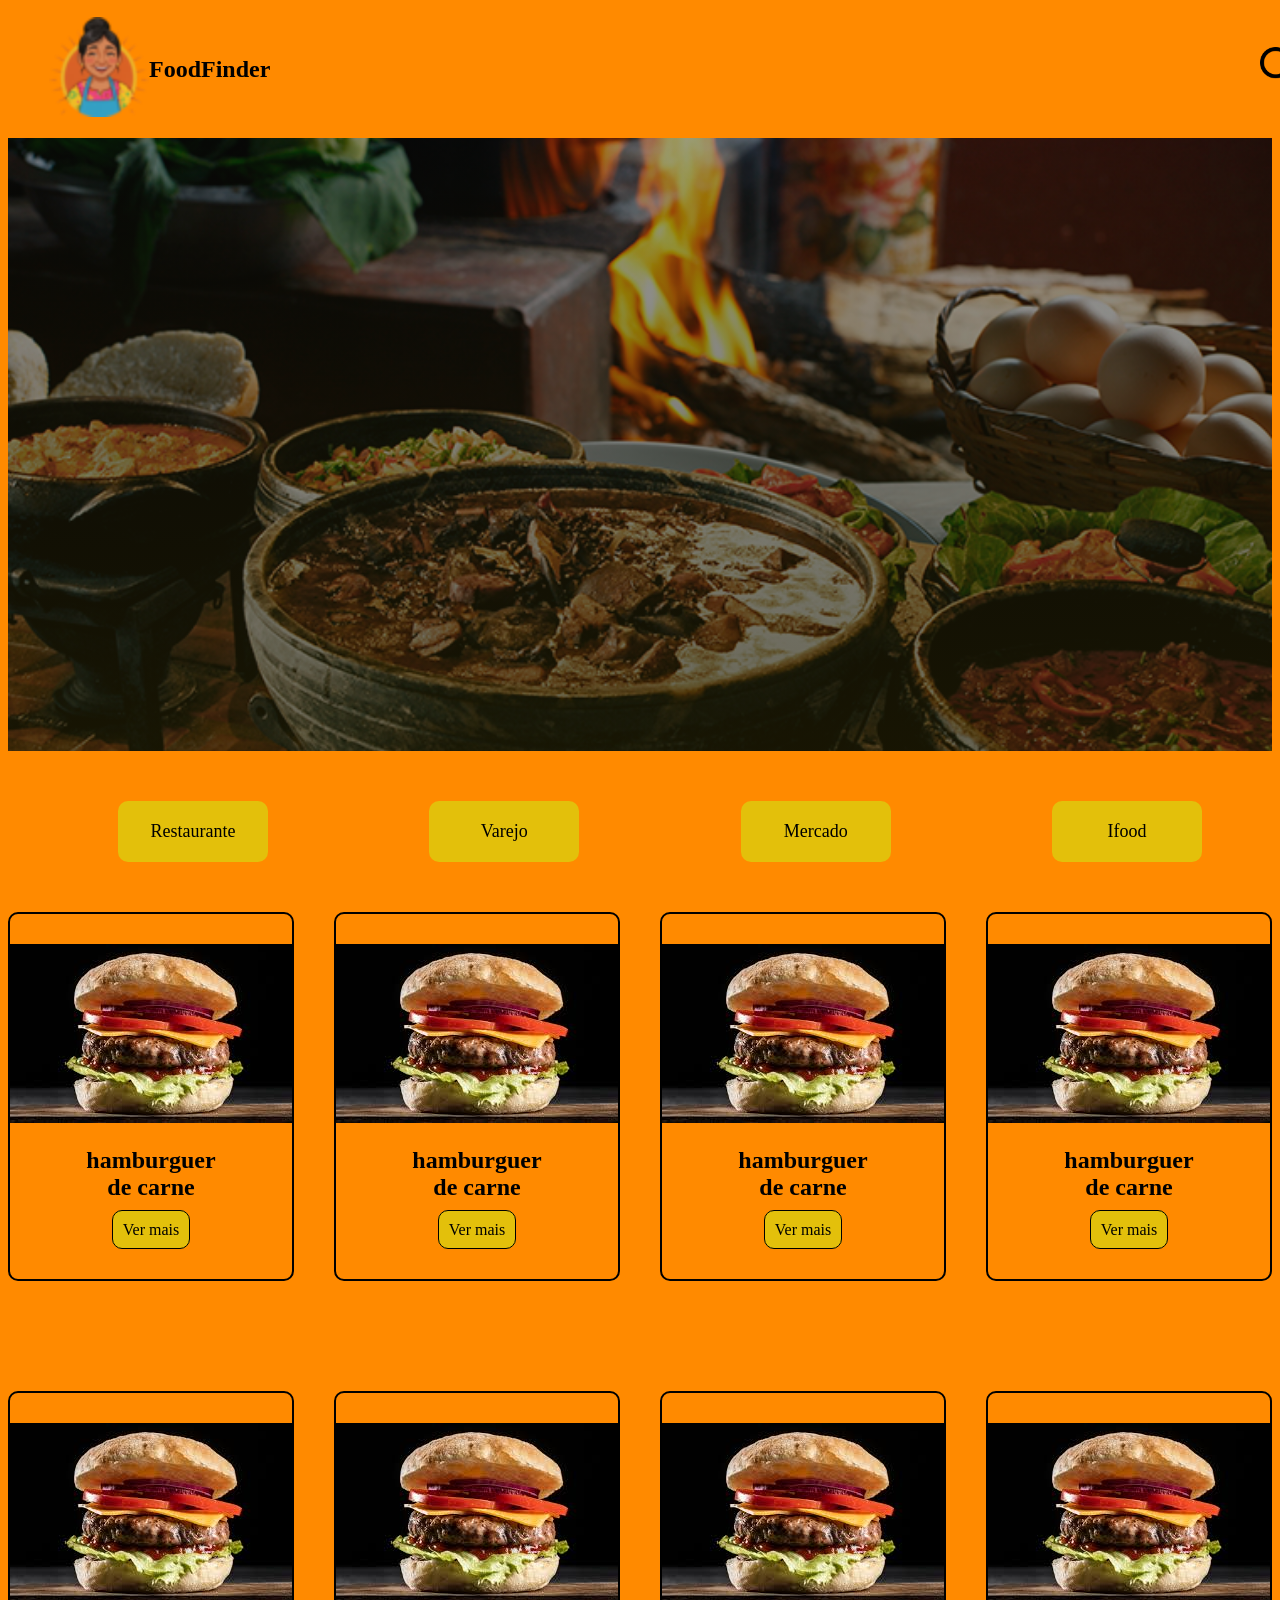
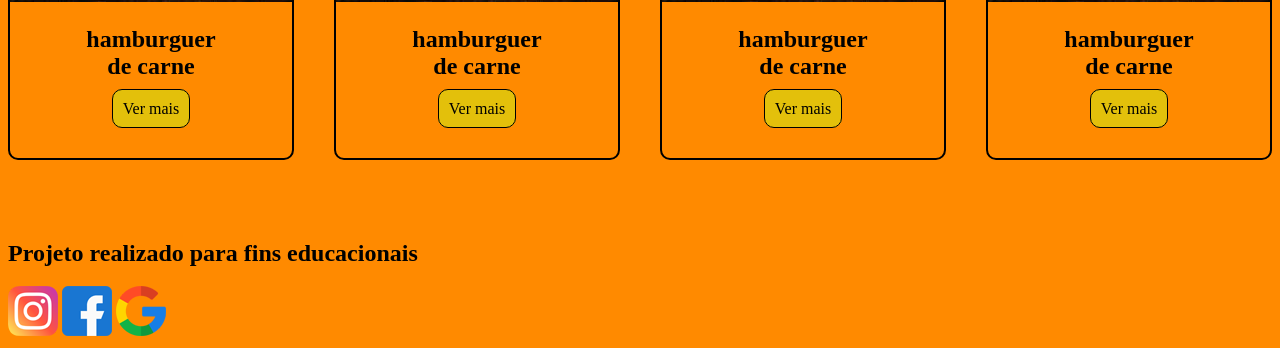
<file: index.html>
<!DOCTYPE html>
<html lang="pt-br">
<head>
    <meta charset="UTF-8">
    <meta name="viewport" content="width=device-width, initial-scale=1.0">
    <title>Pagina Inicial</title>
    <link rel="stylesheet" href="./Assets/Styles.css">
</head>
<body>
    <header>
        <section id="navegador">
            <ul>
                <li><img src="./Assets/Fotos/logo.png" alt="" class="foto"></li>
                <li><h1>FoodFinder</h1></li>
                <li><img src="./Assets/Fotos/lupa.png" alt=""class="iconelupa"></li>
                <li><img src="./Assets/Fotos/home.png" alt="" class="icone"></li>
                <li><img src="./Assets/Fotos/carrinho.png" alt="" class="icone"></li>
                <li><img src="./Assets/Fotos/usuario.png" alt="" class="icone"></li>
            </ul>
        </section>
    </header>
    <main>
        <section id="carrossel">
        </section>

        <section id="filtro-categoria">
            <ul>
                <li><a href="#">Restaurante</a></li>
                <li><a href="#">Varejo</a></li>
                <li><a href="#">Mercado</a></li>
                <li><a href="#">Ifood</a></li>
            </ul>
        </section>
        <section id="opcoes">
            <div class="container">
                <div class="opcoes-comidas">
                    <img src="./Assets/Fotos/hamburguer.jfif" alt="">
                    <h2>hamburguer <br>de carne</h2>
                    <a href="#">Ver mais</a>
                </div>
                <div class="opcoes-comidas">
                    <img src="./Assets/Fotos/hamburguer.jfif" alt="">
                    <h2>hamburguer <br>de carne</h2>
                    <a href="#">Ver mais</a>
                </div>
                <div class="opcoes-comidas">
                    <img src="./Assets/Fotos/hamburguer.jfif" alt="">
                    <h2>hamburguer <br>de carne</h2>
                    <a href="#">Ver mais</a>
                </div>
                <div class="opcoes-comidas">
                    <img src="./Assets/Fotos/hamburguer.jfif" alt="">
                    <h2>hamburguer <br>de carne</h2>
                    <a href="#">Ver mais</a>
                </div>
            </div>
            <div class="container">
                <div class="opcoes-comidas">
                    <img src="./Assets/Fotos/hamburguer.jfif" alt="">
                    <h2>hamburguer <br>de carne</h2>
                    <a href="#">Ver mais</a>
                </div>
                
                <div class="opcoes-comidas">
                    <img src="./Assets/Fotos/hamburguer.jfif" alt="">
                    <h2>hamburguer <br>de carne</h2>
                    <a href="#">Ver mais</a>
                </div>
                <div class="opcoes-comidas">
                    <img src="./Assets/Fotos/hamburguer.jfif" alt="">
                    <h2>hamburguer <br>de carne</h2>
                    <a href="#">Ver mais</a>
                </div>
                <div class="opcoes-comidas">
                    <img src="./Assets/Fotos/hamburguer.jfif" alt="">
                    <h2>hamburguer <br>de carne</h2>
                    <a href="#">Ver mais</a>
                </div>
            </div>
        </section>
    </main>
    <footer>
        <div class="footer-elementos">
            <div class="footer-h2">
                <h2>Projeto realizado para fins educacionais</h2>
            </div>
            <div class="footer-imagem">
                <img src="./Assets/Fotos/instagram.png" alt="" class="icone-midia">
                <img src="./Assets/Fotos/facebook.png" alt=""class="icone-midia">
                <img src="./Assets/Fotos/google.png" alt=""class="icone-midia">
            </div>
        </div>
    </footer>
</body>
</html>
</file>
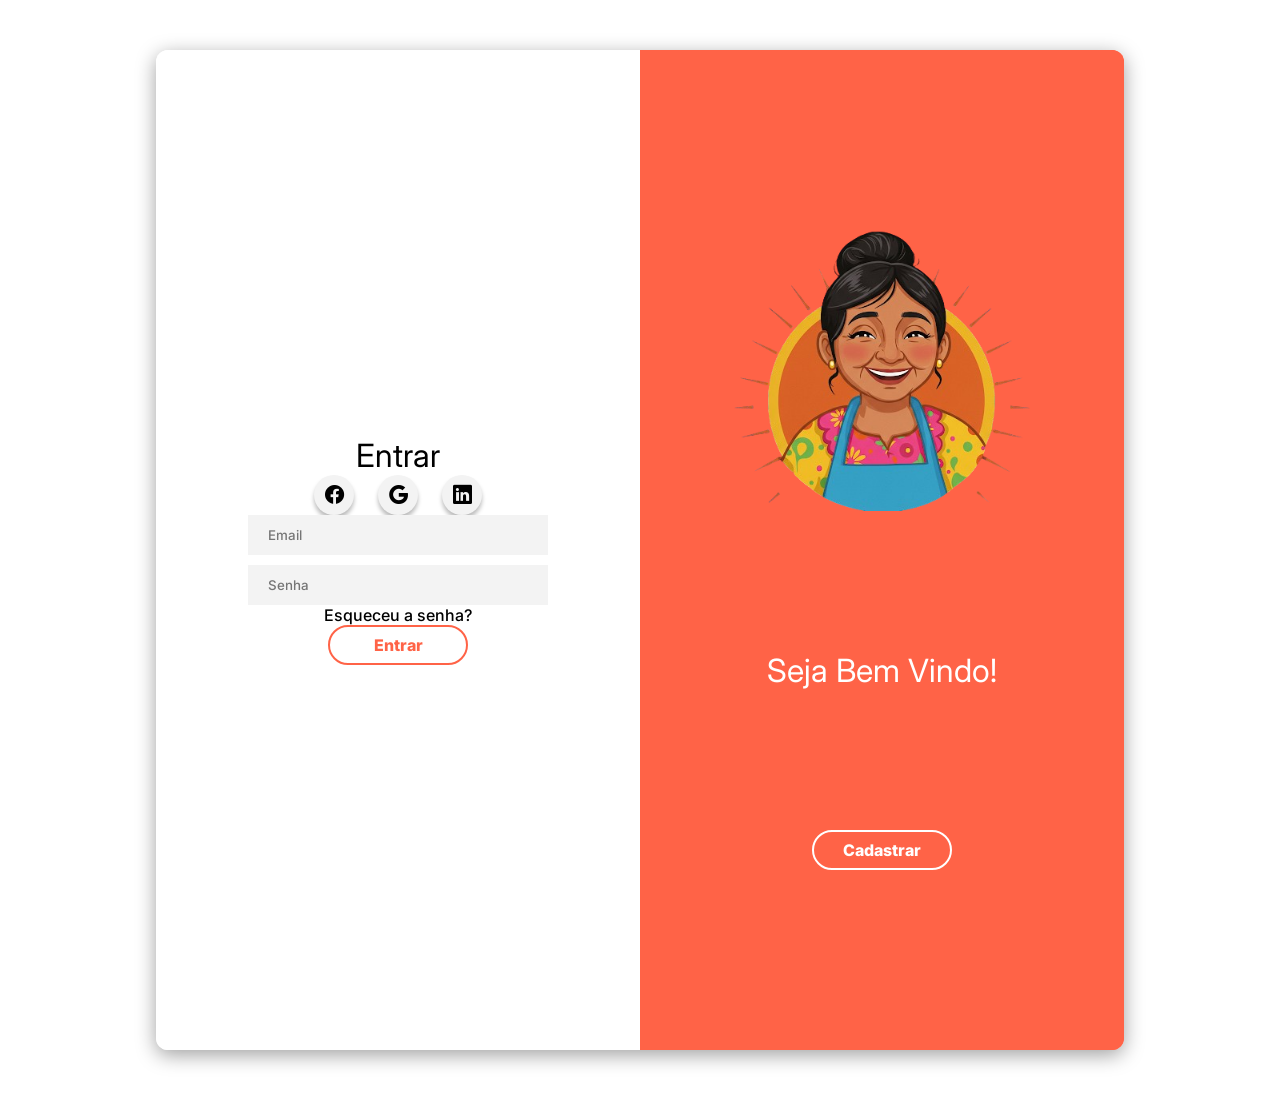
<file: pagina_login.html>
<!DOCTYPE html>
<html lang="pt-br">

<head>
    <meta charset="UTF-8">
    <meta name="viewport" content="width=device-width, initial-scale=1.0">
    <title>Login</title>

    <link rel="stylesheet" href="./Assets/css/login.css">

</head>

<body>
    <main>
        <div class="login-container" id="login-container">
            <div class="form-container">

                <form class="form form-login">
                    <h2 class="form-title">Entrar</h2>
                    <div class="form-social">
                        <a href="#" class="social-icon">
                            <i class="bi bi-facebook"></i>
                        </a>
                        <a href="#" class="social-icon">
                            <i class="bi bi-google"></i>
                        </a>
                        <a href="#" class="social-icon">
                            <i class="bi bi-linkedin"></i>
                        </a>
                    </div>
                    <div class="form-input-container">
                        <input type="email" class="form-input" placeholder="Email">
                        <input type="password" class="form-input" placeholder="Senha">
                    </div>
                    <a href="#" class="form-link">Esqueceu a senha?</a>
                    <button type="button" class="form-button">Entrar</button>
                    <p class="mobile-text">Não tem conta?
                        <a href="#" id="open-register-mobile">Cadastre-se</a>
                    </p>
                </form>

                <form class="form form-register">
                    <h2 class="form-title">Cadastrar</h2>
                    <div class="form-social">
                        <a href="#" class="social-icon">
                            <i class="bi bi-facebook"></i>
                        </a>
                        <a href="#" class="social-icon">
                            <i class="bi bi-google"></i>
                        </a>
                        <a href="#" class="social-icon">
                            <i class="bi bi-linkedin"></i>
                        </a>
                    </div>

                    <div class="form-input-container">
                        <input type="text" class="form-input" placeholder="Nome">
                        <input type="email" class="form-input" placeholder="Email">
                        <input type="password" class="form-input" placeholder="Senha">
                        <input type="text" class="form-input" placeholder="CPF">
                        <input type="date" class="form-input" placeholder="Nascimento">
                    
                    </div>
                    <button type="button" class="form-button">Cadastrar</button>
                    <p class="mobile-text">
                        Já tem conta?
                        <a href="#" id="open-login-mobile">Login</a>
                    </p>
                </form>

            </div>


            <div class="overlay-container">
                <div class="overlay">
                    <img src="./Assets/Fotos/pagina_login/logo2.png" class="foto-logo" alt="logo">
                    <h2 class="form-title form-title-light">Já tem conta?</h2>
                    <button class="form-button form-button-light" id="open-login">Entrar</button>
                </div>
                <div class="overlay">
                    <img src="./Assets/Fotos/pagina_login/logo2.png" class="foto-logo" alt="logo">
                    <h2 class="form-title form-title-light">Seja Bem Vindo!</h2>
                    <button class="form-button form-button-light" id="open-register">Cadastrar</button>
                </div>
            </div>

        </div>
    </main>

</body>

<script src="./Assets/js/pagina_login.js" ></script>

</html>
</file>
<file: Assets/Styles.css>
*{
    background: #FF8A00;
}
#navegador{
    margin: 0px;  
    background-color:hwb(22 7% 49%); 
}
.foto{
    width: 100px;
    height: 100px;
}
.icone{
    width: 40px;
    height: 40px;
    margin-left:30px ;
}
.iconelupa{
    width: 40px;
    height: 40px;
    margin-left: 990px;
}
#navegador ul{
    display: flex;
    align-items:center ;
    justify-content:left;
    border: 1px solid transparent;
}
#navegador li{
    list-style: none;
}
#carrossel{
    height: 613px;
    background: linear-gradient(rgba(17,17,15,0.404), rgba(34, 30, 4, 0.685)), url(./Fotos/comida.jpg);
    background-size: cover;
}
#filtro-categoria ul{
    list-style: none;
    display: flex;
    align-items: center;
    justify-content: space-between;
    margin-left: 70px;
    margin-right: 70px;
    margin-top: 50px;
}
#filtro-categoria a{
    background-color: transparent;
    text-decoration: none;
    color: black;
    font-size:large;
}

#filtro-categoria li{
    background-color: #E3C00B;
    border-radius: 10px;
    padding: 20px;
    width: 110px;
    text-align: center;
}

#filtro-categoria li:hover{
    background-color: #D96523;
    color: white;
}

.opcoes-comidas{
    border: 2px solid black;
    border-radius: 10px;
    padding-top: 30px;
    padding-bottom: 40px;
    margin-bottom: 60px;
    text-align: center;   
}
.opcoes-comidas h2{
    background-color: transparent;
}
.opcoes-comidas a{
    text-decoration: none;
    border: 1px solid black;
    padding: 10px;
    border-radius: 10px;
    background-color: #E3C00B;
    color: black;
}
.opcoes-comidas a:hover{
    color:black;
}
.container{
    display: flex;
    align-items: center;
    justify-content: space-between;
    margin-top: 50px;
}
.container .opcoes-comidas:hover{
    background: linear-gradient(rgba(17,17,15,0.404), rgba(34, 30, 4, 0.685));
.icone-midia{
    width: 40px;
    height: 40px;
    padding: 10px;
}
footer{
   background-color: #D96523;
}
.footer-elementos{
    display: flex;
    align-items: center;
    justify-content: space-between;
    padding: 40px;
   background-color: transparent;

}
footer h2{
    margin-left: 500px;
    color: white;
    background-color: transparent;
}
.footer-h2{
    background-color: transparent;
}
</file>
<file: Assets/css/login.css>
@import url('https://fonts.googleapis.com/css2?family=Inter:ital,opsz,wght@0,14..32,100..900;1,14..32,100..900&display=swap');
@import url("https://cdn.jsdelivr.net/npm/bootstrap-icons@1.11.3/font/bootstrap-icons.min.css");


*{
    margin: 0;
    padding: 0;
    box-sizing: border-box;
    font-family: "Inter", sans-serif;
    font-optical-sizing: auto;
    font-weight: 500;
    font-style: normal;
}

a{
    text-decoration: none;
    color: black;
}



main {
    margin: 50px;
    display: flex;
    justify-content: center;
    align-items: center;
}



.login-container{
    position: relative;
    height: 1000px;
    width: 968px;
    border-radius: 12px;
    box-shadow: 0 5px 20px #A0A0A0;
    overflow: hidden;
}

@media (max-width:768px){
    .login-container{
        width: 75vw;
        height: 75vh;
    }
}

@media (max-width:480px){
    .login-container{
        width: 100vw;
        height: 100vh;
        box-shadow: none;
    }
}



.form-container{
    height: 100%;
    width: 100%;
    display: flex;
}


.form {
    height: 100%;
    width: 50%;
    display: flex;
    flex-direction: column;
    justify-content: center;
    align-items: center;
    background-color: #FFF;
    padding: 10px;
}

.form-register{
    transform: translateX(-100%);
    z-index: -1;    
    opacity: 0;
}

.login-container.move .form-login{
    transform: translateX(100%);
}

.login-container.move .form-register{
    transform: translateX(0%);
    z-index: 1;
    opacity: 1;
}

@media (max-width:768px){
    .form{
        width: 100%;
        justify-content: space-evenly;
    }
    .form-register{
        position: absolute;
        background-color: tomato;
        color: #FFF;
        transform: translateX(100%);
    }
    .login-container.move .form-register{
        transform: translateX(0%);
    }

}




.form-input-container{
    display: flex;
    flex-direction: column;
    gap: 10px;
}



.form-input{
    width: 300px;
    height: 40px;
    padding: 10px 20px;
    border-style: none;
    background-color: #F3F3F3;
}

.form-social{
    display: flex;
    gap: 24px;
}

.form-title{
    font-size: 2rem;
    font-weight: 400;
}





.social-icon{
    height: 40px;
    width: 40px;
    display: flex;
    justify-content: center;
    align-items: center;
    border-radius: 50%;
    font-size: 1.2rem;
    background-color: #F3F3F3;
    box-shadow: 0 4px 4px  #0004;
    transition: 0.5s;
}

.social-icon:hover{
    background-color: tomato;
    transform: translateY(-15%);
    color: #fff;
}



.form-button{
    width: 140px;
    height: 40px;
    border-style: none;
    border-radius: 50px;
    border: 2px solid tomato;
    background-color: transparent;
    font-size: 1rem;
    font-weight: 800;
    color: tomato;
    cursor: pointer;
    transition: .7s;
}

.form-button:hover{
    background-color:tomato;
    color: #FFF;
}

.form-button-light{
    border: 2px solid #FFF;
    color: #fff;
}


@media (max-width:768px) {
    .form-button{
        background-color: tomato;
        color: #FFF;
        border: 2px solid #FFF;
    }
}




.overlay-container{
    position: absolute;
    top:0;
    left: 0;
    width: 50%;
    height: 100%;
    color: #fff;
    text-align: center;
    transform: translateX(100%);
    z-index: 10;
    transition: 0.3s;
}

.login-container.move .overlay-container{
    transform: translateX(0%);
}

@media (max-width:768px) {
    .overlay-container{
        display: none;
    }
}





.overlay{
    position: absolute;
    width: 100%;
    height: 100%;
    display: flex;
    flex-direction: column;
    justify-content: space-evenly;
    align-items: center;
    padding: 40px;
    background-color: tomato;
}

.login-container.move .overlay:nth-child(2) {
    z-index: -1;
    opacity: 0;
}



.mobile-text{
    display: none;
}

@media (max-width:768px){
    .mobile-text{
        display: block;
    }
    .mobile-text a {
        font-weight: 900;
        color: inherit;
    }
}


.foto-logo{
    width: 300px;
}






/* :root{
    --primary-color: tomato;
    --secundary-color: #FFF;
    --text-color-dark: #000;
    --text-color-light: #fff;
    --icon-color: #F3F3F3;
} */
</file>
